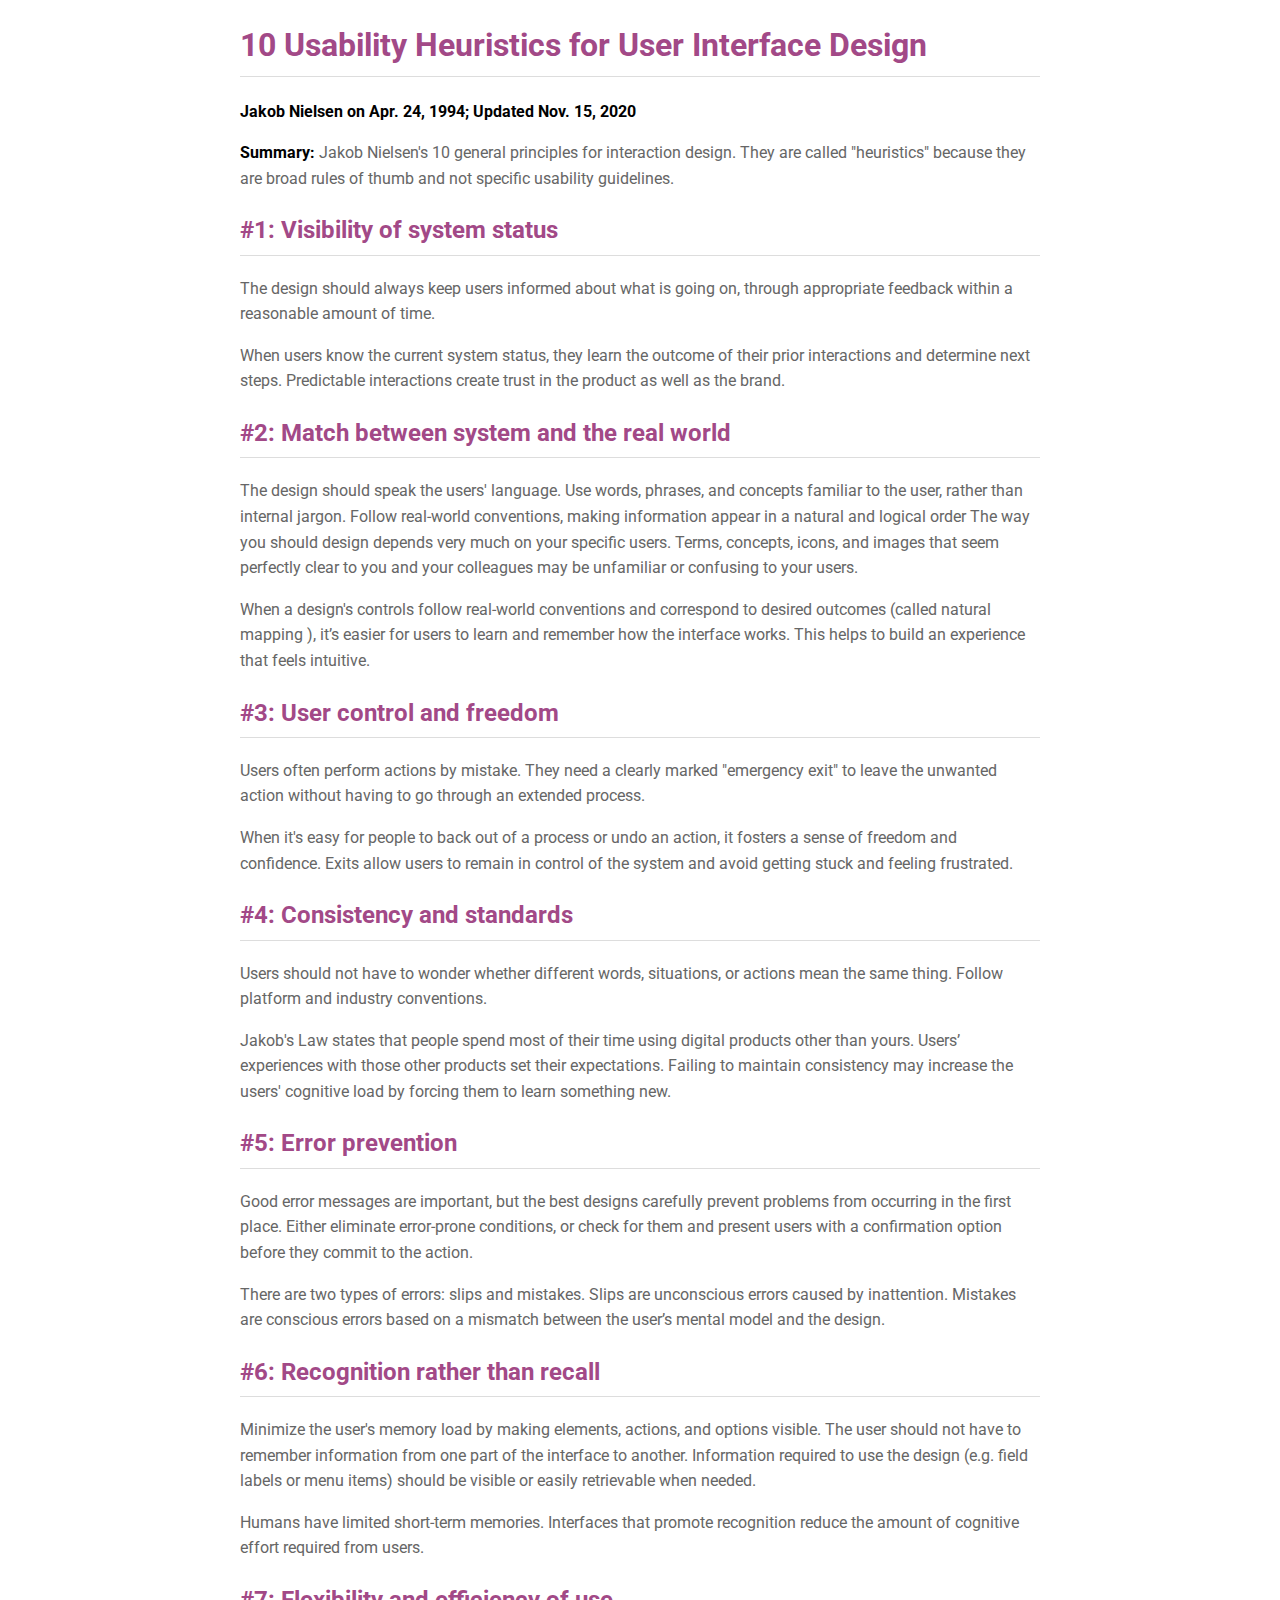
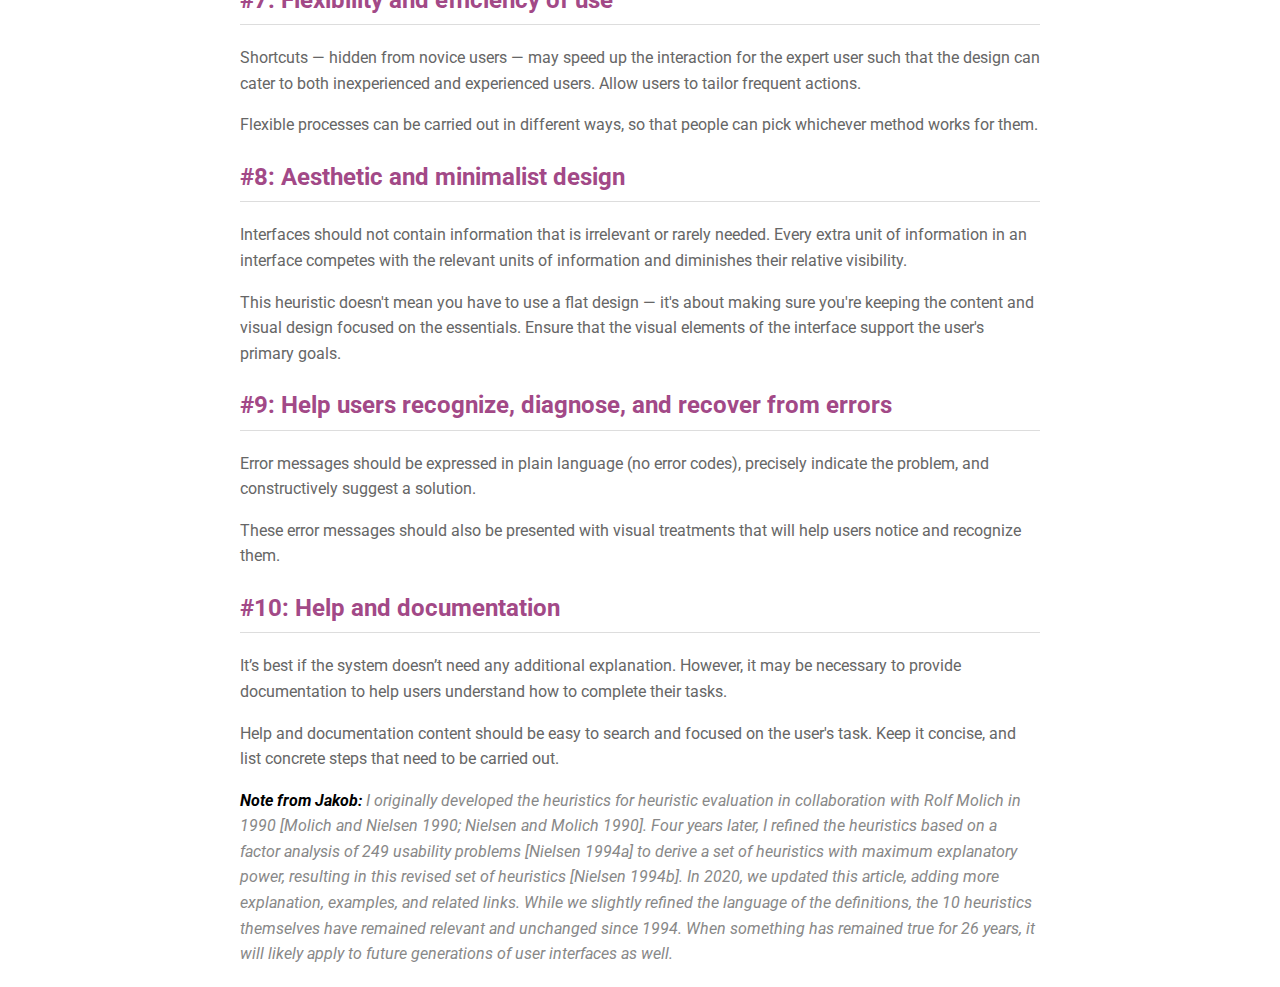
<file: E4.html>
<!DOCTYPE html>
<html lang="en">
<head> <link rel="stylesheet" href="E4.css">
        <link rel="stylesheet" href="https://fonts.googleapis.com/css2?family=Roboto:wght@400;700&display=swap">


<head>

    <title>10 Usability Heuristics for UI Design</title>
 
</head>

<body>
    <h1>10 Usability Heuristics for User Interface Design</h1>
    <p><strong>Jakob Nielsen on Apr. 24, 1994; Updated Nov. 15, 2020</strong></p>
    <p><strong>Summary:</strong> Jakob Nielsen's 10 general principles for interaction design. They are called "heuristics" because they are broad rules of thumb and not specific usability guidelines.</p>

    <h2>#1: Visibility of system status</h2>
    <p>The design should always keep users informed about what is going on, through appropriate feedback within a reasonable amount of time.</p>
    <p>When users know the current system status, they learn the outcome of their prior interactions and determine next steps. Predictable interactions create trust in the product as well as the brand.</p>

    <h2>#2: Match between system and the real world</h2>
    <p>The design should speak the users' language. Use words, phrases, and concepts familiar to the user, rather than internal jargon. Follow real-world conventions, making information appear in a natural and logical order
    The way you should design depends very much on your specific users. Terms, concepts, icons, and images that seem perfectly clear to you and your colleagues may be unfamiliar or confusing to your users.</p>
    <p>When a design's controls follow real-world conventions and correspond to desired outcomes (called natural mapping ), it’s easier for users to learn and remember how the interface works. This helps to build an experience that feels intuitive.</p>

    <h2>#3: User control and freedom</h2>
    <p>Users often perform actions by mistake. They need a clearly marked "emergency exit" to leave the unwanted action without having to go through an extended process.</p>
    <p>When it's easy for people to back out of a process or undo an action, it fosters a sense of freedom and confidence. Exits allow users to remain in control of the system and avoid getting stuck and feeling frustrated.</p>

    <h2>#4: Consistency and standards</h2>
    <p>Users should not have to wonder whether different words, situations, or actions mean the same thing. Follow platform and industry conventions.</p>
    <p>Jakob's Law states that people spend most of their time using digital products other than yours. Users’ experiences with those other products set their expectations. Failing to maintain consistency may increase the users' cognitive load by forcing them to learn something new.</p>

    <h2>#5: Error prevention</h2>
    <p>Good error messages are important, but the best designs carefully prevent problems from occurring in the first place. Either eliminate error-prone conditions, or check for them and present users with a confirmation option before they commit to the action.</p>
    <p>There are two types of errors: slips and mistakes. Slips are unconscious errors caused by inattention. Mistakes are conscious errors based on a mismatch between the user’s mental model and the design.</p>

    <h2>#6: Recognition rather than recall</h2>
    <p>Minimize the user's memory load by making elements, actions, and options visible. The user should not have to remember information from one part of the interface to another. Information required to use the design (e.g. field labels or menu items) should be visible or easily retrievable when needed.</p>
    <p>Humans have limited short-term memories. Interfaces that promote recognition reduce the amount of cognitive effort required from users.</p>

    <h2>#7: Flexibility and efficiency of use</h2>
    <p>Shortcuts — hidden from novice users — may speed up the interaction for the expert user such that the design can cater to both inexperienced and experienced users. Allow users to tailor frequent actions.</p>
    <p>Flexible processes can be carried out in different ways, so that people can pick whichever method works for them.</p>

    <h2>#8: Aesthetic and minimalist design</h2>
    <p>Interfaces should not contain information that is irrelevant or rarely needed. Every extra unit of information in an interface competes with the relevant units of information and diminishes their relative visibility.</p>
    <p>This heuristic doesn't mean you have to use a flat design — it's about making sure you're keeping the content and visual design focused on the essentials. Ensure that the visual elements of the interface support the user's primary goals.</p>

    <h2>#9: Help users recognize, diagnose, and recover from errors</h2>
    <p>Error messages should be expressed in plain language (no error codes), precisely indicate the problem, and constructively suggest a solution.</p>
    <p>These error messages should also be presented with visual treatments that will help users notice and recognize them.</p>

    <h2>#10: Help and documentation</h2>
    <p>It’s best if the system doesn’t need any additional explanation. However, it may be necessary to provide documentation to help users understand how to complete their tasks.</p>
    <p>Help and documentation content should be easy to search and focused on the user's task. Keep it concise, and list concrete steps that need to be carried out.</p>

    <p class="note"><strong> Note from Jakob: </strong> I originally developed the heuristics for heuristic evaluation in collaboration with Rolf Molich in 1990 [Molich and Nielsen 1990; Nielsen and Molich 1990]. Four years later, I refined the heuristics based on a factor analysis of 249 usability problems [Nielsen 1994a] to derive a set of heuristics with maximum explanatory power, resulting in this revised set of heuristics [Nielsen 1994b].
        In 2020, we updated this article, adding more explanation, examples, and related links. While we slightly refined the language of the definitions, the 10 heuristics themselves have remained relevant and unchanged since 1994. When something has remained true for 26 years, it will likely apply to future generations of user interfaces as well.</p>
</body>

</html>
</file>
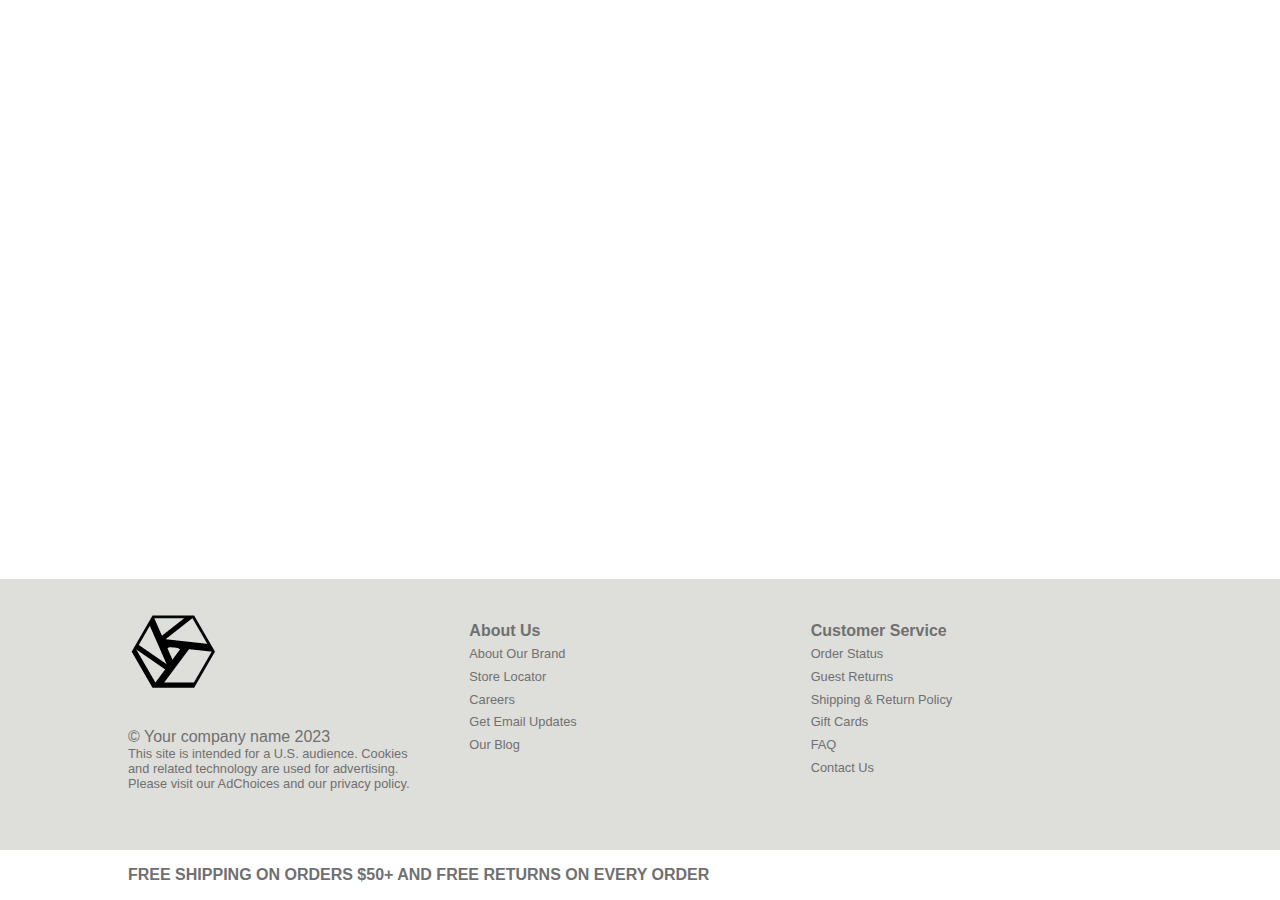
<file: footer.html>
<!DOCTYPE html>
<html>
  <head>
    <meta charset="utf-8">
    <title>Responsive footer</title>
    <link rel="stylesheet" href="footer.css">
  </head>

  <body>
     <div id="footers">
         <div class="flex-container">
            <div>
              <div class="sections">
                  <img src="logomark.svg" alt="logo">
                  <p class="copywrite">© Your company name 2023</p>
                  <p>This site is intended for a U.S. audience. 
                    Cookies and related technology are used for advertising. Please visit our AdChoices and our privacy policy.</p></div>
              <div class="sections">
                  <h1>About Us</h1>
                    <p>About Our Brand</p>
                    <p>Store Locator</p>
                    <p>Careers</p>
                    <p>Get Email Updates</p>
                    <p>Our Blog</p></div>
              <div class="sections">
                  <h1>Customer Service</h1>
                    <p>Order Status</p>
                    <p>Guest Returns</p>
                    <p>Shipping & Return Policy</p>
                    <p>Gift Cards</p>
                    <p>FAQ</p>
                    <p>Contact Us</p></div>
            </div>
      </div>

      <div class="footer-bottom"> FREE SHIPPING ON ORDERS $50+ AND FREE RETURNS ON EVERY ORDER </div>
    </div>

  </body>
</html>
</file>
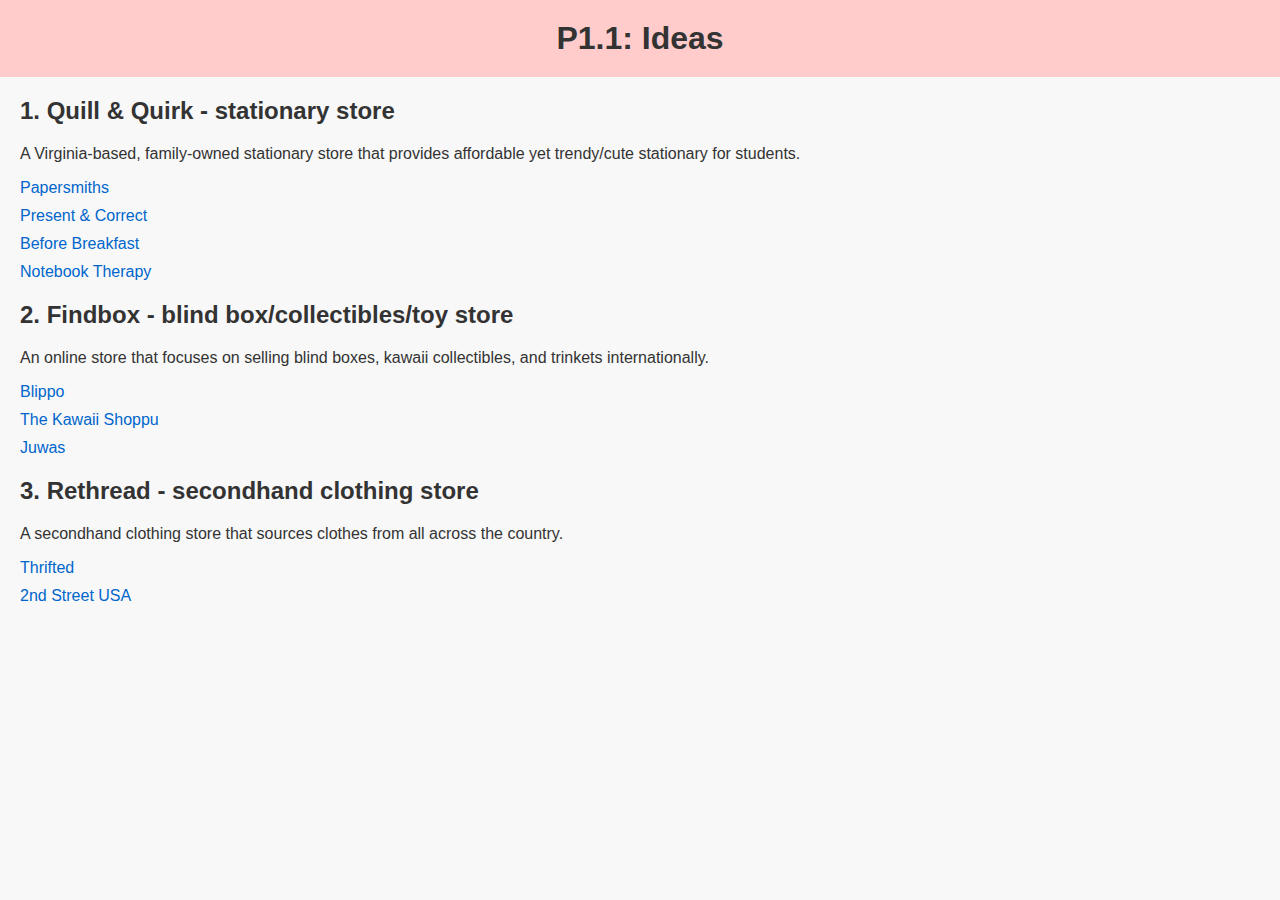
<file: ideas.html>
<!DOCTYPE html>
<html lang="en">
<head>
    <meta charset="UTF-8">
    <meta name="viewport" content="width=device-width, initial-scale=1.0">
    <title>P1.1: Ideas</title>
    <style>
        body {
            font-family: 'Arial', sans-serif;
            background-color: #f8f8f8;
            color: #333;
            margin: 0;
            padding: 0;
        }

        header {
            background-color: #ffcccb;
            text-align: center;
            padding: 20px;
        }

        h1 {
            margin: 0;
            color: #333;
        }

        section {
            margin: 20px;
        }

        h2 {
            color: #333;
        }

        ul {
            list-style-type: none;
            padding: 0;
        }

        li {
            margin-bottom: 10px;
        }

        a {
            color: #0066cc;
            text-decoration: none;
        }

        a:hover {
            text-decoration: underline;
        }
    </style>
</head>
<body>
    <header>
        <h1>P1.1: Ideas</h1>
    </header>

    <section>
        <h2>1. Quill & Quirk - stationary store</h2>
        <p>A Virginia-based, family-owned stationary store that provides affordable yet trendy/cute stationary for students.</p>
        <ul>
            <li><a href="https://www.papersmiths.co.uk/" target="_blank">Papersmiths</a></li>
            <li><a href="https://www.presentandcorrect.com/" target="_blank">Present & Correct</a></li>
            <li><a href="https://beforebreakfast.london/" target="_blank">Before Breakfast</a></li>
            <li><a href="https://notebooktherapy.com/" target="_blank">Notebook Therapy</a></li>

        </ul>
    </section>

    <section>
        <h2>2. Findbox - blind box/collectibles/toy store</h2>
        <p>An online store that focuses on selling blind boxes, kawaii collectibles, and trinkets internationally.</p>
        <ul>
            <li><a href="https://www.blippo.com/" target="_blank">Blippo</a></li>
            <li><a href="https://thekawaiishoppu.com/en-us" target="_blank">The Kawaii Shoppu</a></li>
            <li><a href="https://www.juwas.com/" target="_blank">Juwas</a></li>
        </ul>
    </section>

    <section>
        <h2>3. Rethread - secondhand clothing store</h2>
        <p>A secondhand clothing store that sources clothes from all across the country.</p>
        <ul>
            <li><a href="https://www.thrifted.com/" target="_blank">Thrifted</a></li>
            <li><a href="https://2ndstreetusa.com/" target="_blank">2nd Street USA</a></li>
        </ul>
    </section>
</body>
</html>
</file>
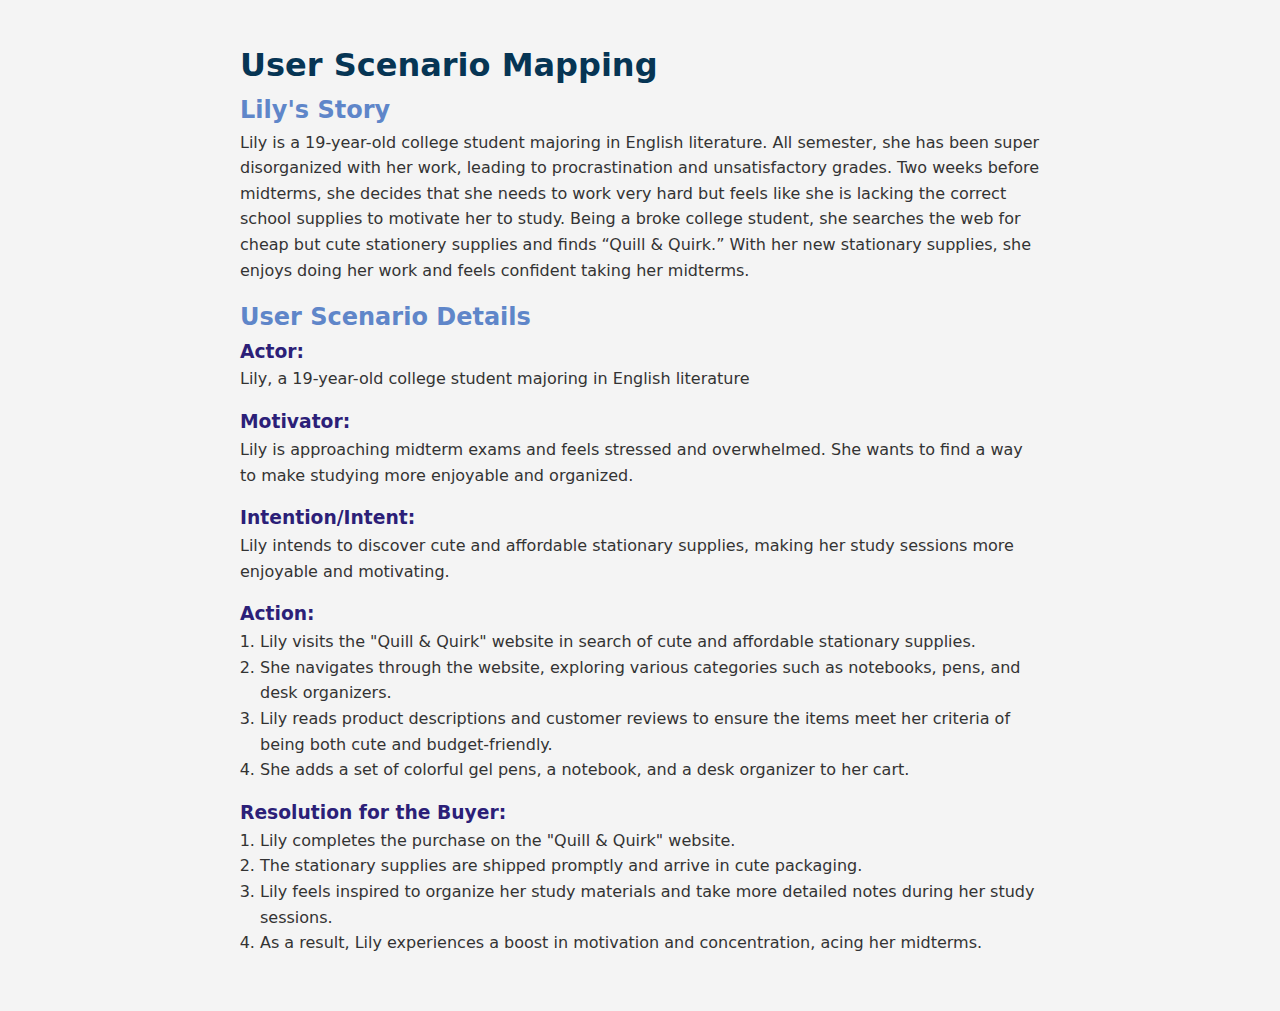
<file: PP13.html>
<!DOCTYPE html>
<html lang="en">


<head> <link rel="stylesheet" href="PP13.css">
<head>
    <meta charset="UTF-8">
    <meta name="viewport" content="width=device-width, initial-scale=1.0">
    <title>User Scenario Mapping - Lily and Quill & Quirk</title>
   

</head>
<body>
    <h1>User Scenario Mapping</h1>

    <h2>Lily's Story</h2>
    <p>Lily is a 19-year-old college student majoring in English literature. All semester, she has been super disorganized with her work, leading to procrastination and unsatisfactory grades. Two weeks before midterms, she decides that she needs to work very hard but feels like she is lacking the correct school supplies to motivate her to study. Being a broke college student, she searches the web for cheap but cute stationery supplies and finds “Quill & Quirk.” With her new stationary supplies, she enjoys doing her work and feels confident taking her midterms.</p>

    <h2>User Scenario Details</h2>
    <h3>Actor:</h3>
    <p>Lily, a 19-year-old college student majoring in English literature</p>

    <h3>Motivator:</h3>
    <p>Lily is approaching midterm exams and feels stressed and overwhelmed. She wants to find a way to make studying more enjoyable and organized.</p>

    <h3>Intention/Intent:</h3>
    <p>Lily intends to discover cute and affordable stationary supplies, making her study sessions more enjoyable and motivating.</p>

    <h3>Action:</h3>
    <ol>
        <li>Lily visits the "Quill & Quirk" website in search of cute and affordable stationary supplies.</li>
        <li>She navigates through the website, exploring various categories such as notebooks, pens, and desk organizers.</li>
        <li>Lily reads product descriptions and customer reviews to ensure the items meet her criteria of being both cute and budget-friendly.</li>
        <li>She adds a set of colorful gel pens, a notebook, and a desk organizer to her cart.</li>
    </ol>

    <h3>Resolution for the Buyer:</h3>
    <ol>
        <li>Lily completes the purchase on the "Quill & Quirk" website.</li>
        <li>The stationary supplies are shipped promptly and arrive in cute packaging.</li>
        <li>Lily feels inspired to organize her study materials and take more detailed notes during her study sessions.</li>
        <li>As a result, Lily experiences a boost in motivation and concentration, acing her midterms.</li>
    </ol>
</body>
</html>
</file>
<file: E4.css>
body {
    font-family: 'Roboto', sans-serif;
    line-height: 1.6;
    margin: 20px;
}

h1 {
    color: #a24987;
}

h2 {
    color: #a24987;
}

p {
    color: #666;
}

.note {
    font-style: italic;
    color: #888;
}

strong {
    color: #000;
}

body {
    max-width: 800px;
    margin: 20px auto;
}

h1, h2 {
    border-bottom: 1px solid #ddd;
    padding-bottom: 5px;
    margin-top: 20px;
}

p {
    margin-bottom: 15px;
}
</file>
<file: footer.css>
@charset "UTF-8";


#footers{
    position: fixed;
    bottom: 0;
    left: 0;
    width: 100%;
}
 .copywrite{
     font-family: 'Open Sans', sans-serif;
     font-size: 1em;
     margin-bottom: -.8em;
      }
h1{
    font-family: 'Open Sans', sans-serif;
    font-size: 100%;
    font-weight: 700;
    margin-bottom: -.4em;
      }
p{
    font-family: 'Open Sans', sans-serif;
    font-size: 80%;
    margin-bottom: -.4em;
      }
 .flex-container > div{
     display: flex;
     flex-direction: row;
     background-color: #DEDEDB;
     color: #707070;
     padding: 2em 10% 4em 10%;
     }
img{
    margin-bottom: 1em;
}
.sections{
    width: 33%;
    margin-right: 3em;
}
.footer-bottom{
    padding: 1em 0em 1em 10%;
    text-align: left;
    color: #707070;
    font-family: 'Open Sans', sans-serif;
    font-size: 1em;
    font-weight: 600;
    background-color: white;
}
</file>
<file: PP13.css>
body, h1, h2, h3, p, ol {
    margin: 0;
    padding: 0;
}

body {
    font-family: system-ui, -apple-system, BlinkMacSystemFont, 'Segoe UI', Roboto, Oxygen, Ubuntu, Cantarell, 'Open Sans', 'Helvetica Neue', sans-serif;
    line-height: 1.6;
    background-color: #f4f4f4;
    color: #333;
    max-width: 800px;
    margin: 20px auto;
    padding: 20px;
}

h1 {
    color: #063554;
}

h2 {
    color: #5f86c9;
}

h3 {
    color: #2c1f78;
}

p, ol {
    margin-bottom: 15px;
}

ol {
    list-style-type: decimal;
    margin-left: 20px;
}

/* Style links */
a {
    color: #3498db;
    text-decoration: none;
}

a:hover {
    text-decoration: underline;
}

/* Responsive styles */
@media only screen and (max-width: 600px) {
    body {
        padding: 10px;
    }
}

/* Add more styles as needed */
</file>
